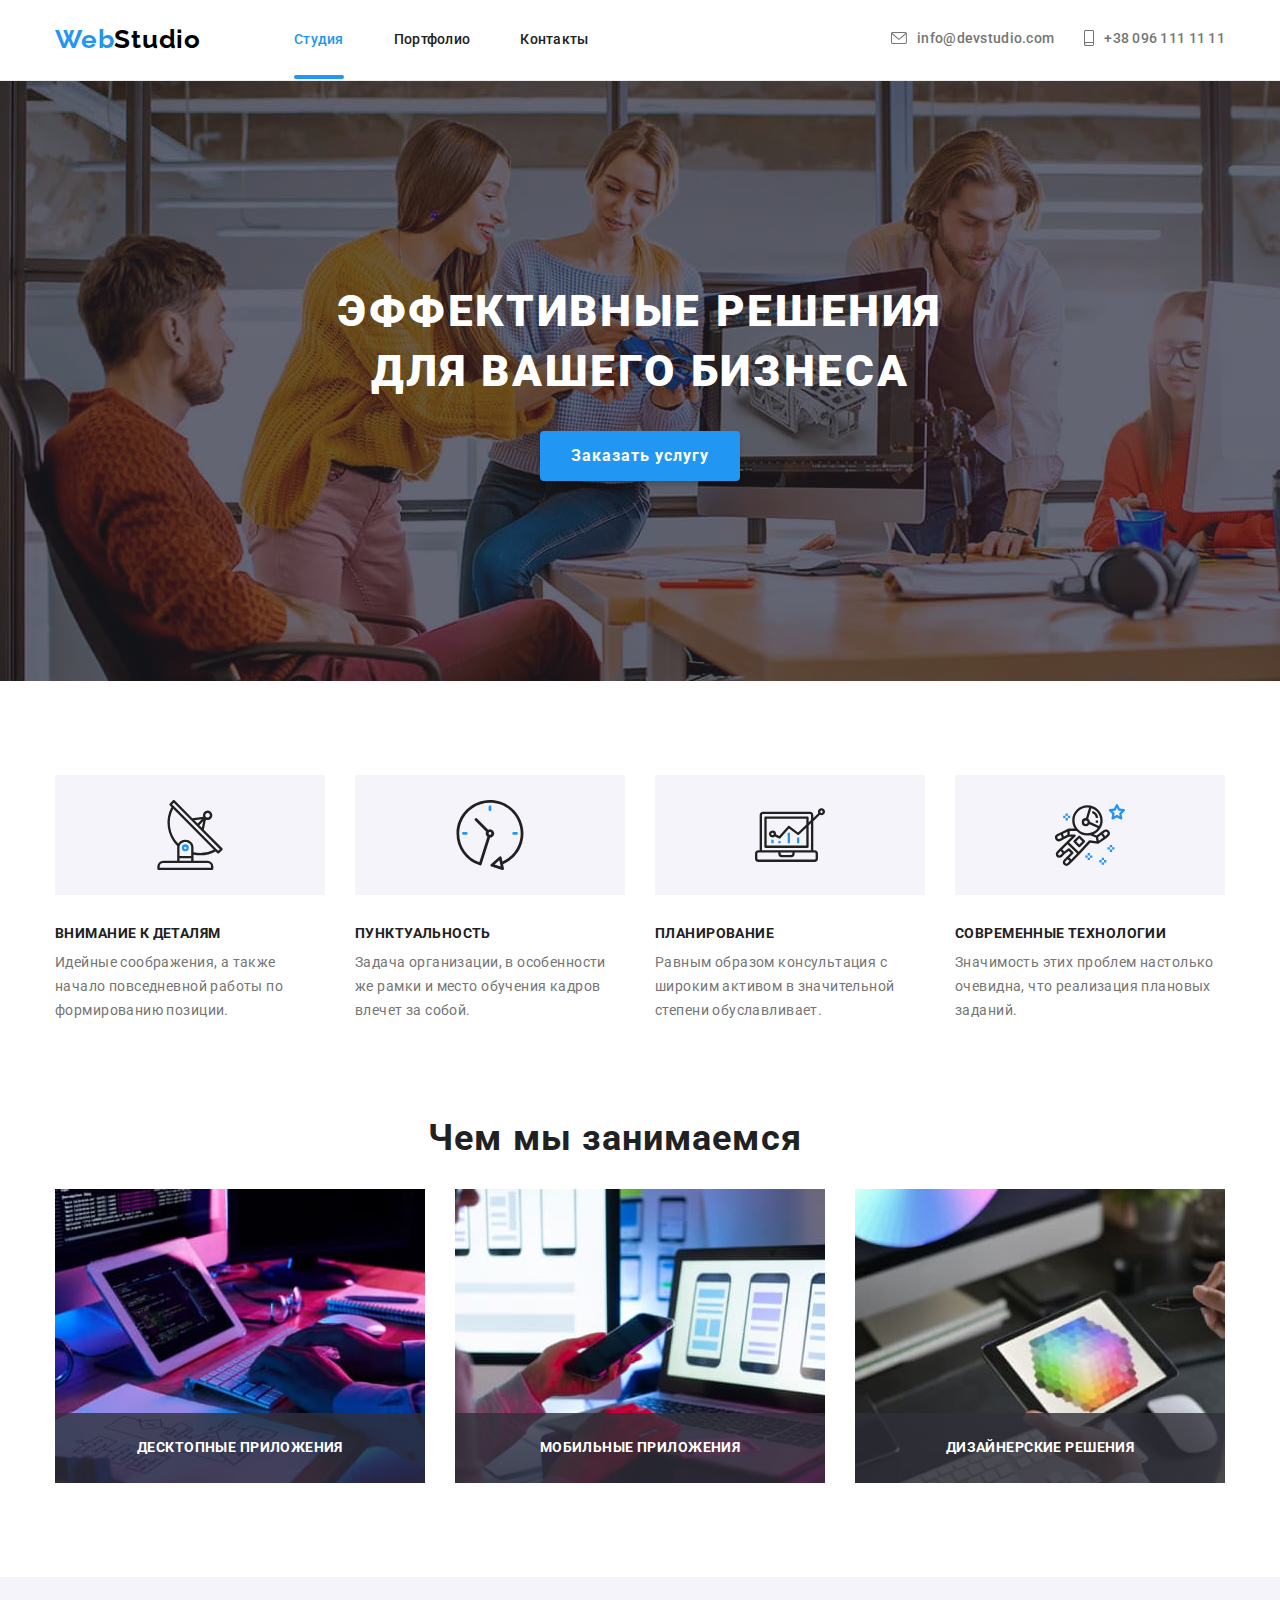
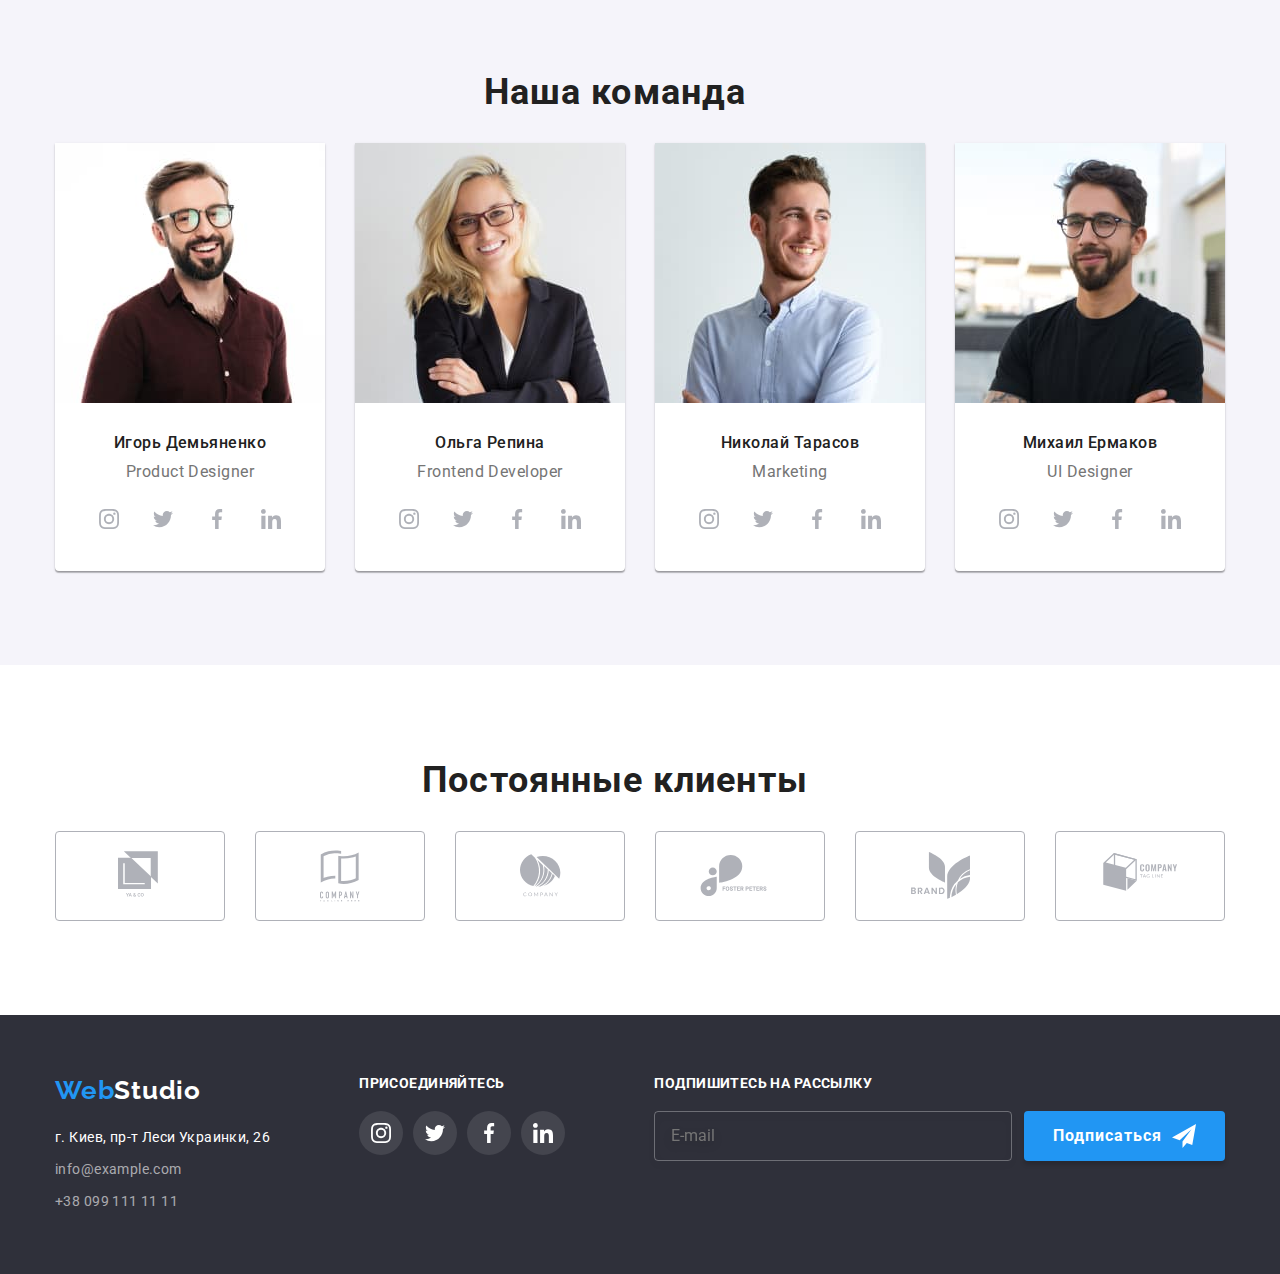
<file: index.html>
<!DOCTYPE html>
<html lang="ru">
  <head>
    <meta charset="UTF-8" />
    <meta name="viewport" content="width=device-width, initial-scale=1.0" />
    <title>Веб Студия</title>
    <link
      rel="stylesheet"
      href="https://cdnjs.cloudflare.com/ajax/libs/modern-normalize/1.0.0/modern-normalize.css"
    />
    <link
      href="https://fonts.googleapis.com/css2?family=Raleway:wght@700&family=Roboto:wght@400;500;700;900&display=swap"
      rel="stylesheet"
    />
    <link rel="stylesheet" href="./css/main.min.css" />
  </head>
  <body>
    <!-- HEADER -->
    <header class="header">
      <div class="container">
        <nav class="navigation">
          <a class="logo link" href="./index.html">
            <span class="logo-web">Web</span
            ><span class="logo-studio">Studio</span>
          </a>
          <button
            class="menu-btn is-open"
            type="button"
            aria-expanded="false"
            aria-controls="menu-container"
            data-menu-button
          >
            <svg
              width="40"
              height="40"
              aria-label="Переключатель мобильного меню"
            >
              <use
                class="icon-close"
                href="./images/sprite.svg#icon-menu-btn"
              ></use>
              <use
                class="icon-menu"
                href="./images/sprite.svg#icon-close-btn"
              ></use>
            </svg>
          </button>
          <div class="menu-container" id="menu-container" data-menu>
            <ul class="navigation-list list">
              <li class="navigation-list-item">
                <a
                  class="navigation-list-link link current-page"
                  href="./index.html"
                  >Студия</a
                >
              </li>
              <li class="navigation-list-item">
                <a class="navigation-list-link link" href="./portfolio.html"
                  >Портфолио</a
                >
              </li>
              <li class="navigation-list-item">
                <a class="navigation-list-link link" href="">Контакты</a>
              </li>
            </ul>
            <address class="address">
              <ul class="address-list list">
                <li class="address-list-item">
                  <a
                    class="address-list-link link"
                    href="mailto:info@devstudio.com"
                  >
                    <svg class="icon-address-svg" width="16" height="12">
                      <use href="./images/sprite.svg#icon-envelope"></use>
                    </svg>
                    info@devstudio.com</a
                  >
                </li>
                <li class="address-list-item">
                  <a class="address-list-link link" href="tel:+380961111111">
                    <svg class="icon-address-svg" width="10" height="16">
                      <use href="./images/sprite.svg#icon-tel"></use>
                    </svg>
                    +38 096 111 11 11</a
                  >
                </li>
              </ul>
            </address>
          </div>
        </nav>
      </div>
    </header>
    <main>
      <!-- HEROE -->
      <section class="heroe">
        <div class="container">
          <h1 class="heroe-title">Эффективные решения для вашего бизнеса</h1>
          <button class="button" type="button" data-modal-open>
            Заказать услугу
          </button>
        </div>
      </section>
      <!-- ADVANTAGES -->
      <section class="advantages">
        <div class="container">
          <h1 class="visually-hidden">Преимущества</h1>
          <ul class="advantages-list list">
            <li class="advantages-list-item icon-antenna">
              <h3 class="advantages-list-subtitle">Внимание к деталям</h3>
              <p class="advantages-list-description">
                Идейные соображения, а также начало повседневной работы по
                формированию позиции.
              </p>
            </li>
            <li class="advantages-list-item icon-clock">
              <h3 class="advantages-list-subtitle">Пунктуальность</h3>
              <p class="advantages-list-description">
                Задача организации, в особенности же рамки и место обучения
                кадров влечет за собой.
              </p>
            </li>
            <li class="advantages-list-item icon-diagram">
              <h3 class="advantages-list-subtitle">Планирование</h3>
              <p class="advantages-list-description">
                Равным образом консультация с широким активом в значительной
                степени обуславливает.
              </p>
            </li>
            <li class="advantages-list-item icon-astronaut">
              <h3 class="advantages-list-subtitle">Современные технологии</h3>
              <p class="advantages-list-description">
                Значимость этих проблем настолько очевидна, что реализация
                плановых заданий.
              </p>
            </li>
          </ul>
        </div>
      </section>
      <!-- SERVICES -->
      <section class="services">
        <div class="container">
          <h2 class="titles">Чем мы занимаемся</h2>
          <ul class="services-list list">
            <li class="services-list-item">
              <picture>
                <source
                  srcset="
                    ./images/services/service1.jpg     1x,
                    ./images//services/service1@2x.jpg 2x
                  "
                  media="(min-width: 1200px)"
                />
                <img
                  class="services-list-img"
                  src="./images/services/service1.jpg"
                  alt="Верстка сайтов"
                />
              </picture>
              <p class="services-list-description">Десктопные приложения</p>
            </li>
            <li class="services-list-item">
              <picture>
                <source
                  srcset="
                    ./images/services/service2.jpg    1x,
                    ./images/services/service2@2x.jpg 2x
                  "
                  media="(min-width: 1200px)"
                />
                <img
                  class="services-list-img"
                  src="./images/services/service2.jpg"
                  alt="Создание приложений"
                />
              </picture>
              <p class="services-list-description">Мобильные приложения</p>
            </li>
            <li class="services-list-item">
              <picture>
                <source
                  srcset="
                    ./images/services/service3.jpg    1x,
                    ./images/services/service3@2x.jpg 2x
                  "
                  media="(min-width: 1200px)"
                />
                <img
                  class="services-list-img"
                  src="./images/services/service3.jpg"
                  alt="Дизайн"
                />
              </picture>

              <p class="services-list-description">Дизайнерские решения</p>
            </li>
          </ul>
        </div>
      </section>
      <!-- TEAM -->
      <section class="team">
        <div class="container">
          <h2 class="titles">Наша команда</h2>
          <ul class="team-list list">
            <li class="team-list-item">
              <picture>
                <source
                  media="(min-width:1200px)"
                  srcset="
                    ./images/team/team1-desktop.jpg    1x,
                    ./images/team/team1-desktop@2x.jpg 2x
                  "
                />
                <source
                  media="(min-width:768px)"
                  srcset="
                    ./images/team/team1-tablet.jpg    1x,
                    ./images/team/team1-tablet@2x.jpg 2x
                  "
                />
                <source
                  media="(max-width:767px)"
                  srcset="
                    ./images/team/team1-mobile.jpg    1x,
                    ./images/team/team1-mobile@2x.jpg 2x
                  "
                />
                <img
                  class="team-list-img"
                  src="./images/team/team1-mobile.jpg"
                  alt="Игорь Демьяненко"
                />
              </picture>
              <div class="team-list-content">
                <h3 class="team-list-name">Игорь Демьяненко</h3>
                <p class="team-list-position" lang="en">Product Designer</p>
                <ul class="social-list list">
                  <li class="social-list-item">
                    <a class="social-list-link" href="">
                      <svg class="social-list-svg">
                        <use href="./images/sprite.svg#icon-instagram"></use>
                      </svg>
                    </a>
                  </li>
                  <li class="social-list-item">
                    <a class="social-list-link" href="">
                      <svg class="social-list-svg">
                        <use href="./images/sprite.svg#icon-twitter"></use>
                      </svg>
                    </a>
                  </li>
                  <li class="social-list-item">
                    <a class="social-list-link" href="">
                      <svg class="social-list-svg">
                        <use href="./images/sprite.svg#icon-facebook"></use>
                      </svg>
                    </a>
                  </li>
                  <li class="social-list-item">
                    <a class="social-list-link" href="">
                      <svg class="social-list-svg">
                        <use href="./images/sprite.svg#icon-linkedin"></use>
                      </svg>
                    </a>
                  </li>
                </ul>
              </div>
            </li>
            <li class="team-list-item">
              <picture>
                <source
                  media="(min-width:1200px)"
                  srcset="
                    ./images/team/team2-desktop.jpg    1x,
                    ./images/team/team2-desktop@2x.jpg 2x
                  "
                />
                <source
                  media="(min-width:768px)"
                  srcset="
                    ./images/team/team2-tablet.jpg    1x,
                    ./images/team/team2-tablet@2x.jpg 2x
                  "
                />
                <source
                  media="(max-width:767px)"
                  srcset="
                    ./images/team/team2-mobile.jpg    1x,
                    ./images/team/team2-mobile@2x.jpg 2x
                  "
                />
                <img
                  class="team-list-img"
                  src="./images/team/team2-desktop.jpg"
                  alt="Ольга Репина"
                />
              </picture>
              <div class="team-list-content">
                <h3 class="team-list-name">Ольга Репина</h3>
                <p class="team-list-position" lang="en">Frontend Developer</p>
                <ul class="social-list list">
                  <li class="social-list-item">
                    <a class="social-list-link" href="">
                      <svg class="social-list-svg">
                        <use href="./images/sprite.svg#icon-instagram"></use>
                      </svg>
                    </a>
                  </li>
                  <li class="social-list-item">
                    <a class="social-list-link" href="">
                      <svg class="social-list-svg">
                        <use href="./images/sprite.svg#icon-twitter"></use>
                      </svg>
                    </a>
                  </li>
                  <li class="social-list-item">
                    <a class="social-list-link" href="">
                      <svg class="social-list-svg">
                        <use href="./images/sprite.svg#icon-facebook"></use>
                      </svg>
                    </a>
                  </li>
                  <li class="social-list-item">
                    <a class="social-list-link" href="">
                      <svg class="social-list-svg">
                        <use href="./images/sprite.svg#icon-linkedin"></use>
                      </svg>
                    </a>
                  </li>
                </ul>
              </div>
            </li>
            <li class="team-list-item">
              <picture>
                <source
                  media="(min-width:1200px)"
                  srcset="
                    ./images/team/team3-desktop.jpg    1x,
                    ./images/team/team3-desktop@2x.jpg 2x
                  "
                />
                <source
                  media="(min-width:768px)"
                  srcset="
                    ./images/team/team3-tablet.jpg    1x,
                    ./images/team/team3-tablet@2x.jpg 2x
                  "
                />
                <source
                  media="(max-width:767px)"
                  srcset="
                    ./images/team/team3-mobile.jpg    1x,
                    ./images/team/team3-mobile@2x.jpg 2x
                  "
                />
                <img
                  class="team-list-img"
                  src="./images/team/team3-mobile.jpg"
                  alt="Николай Тарасов"
                />
              </picture>
              <div class="team-list-content">
                <h3 class="team-list-name">Николай Тарасов</h3>
                <p class="team-list-position" lang="en">Marketing</p>
                <ul class="social-list list">
                  <li class="social-list-item">
                    <a class="social-list-link" href="">
                      <svg class="social-list-svg">
                        <use href="./images/sprite.svg#icon-instagram"></use>
                      </svg>
                    </a>
                  </li>
                  <li class="social-list-item">
                    <a class="social-list-link" href="">
                      <svg class="social-list-svg">
                        <use href="./images/sprite.svg#icon-twitter"></use>
                      </svg>
                    </a>
                  </li>
                  <li class="social-list-item">
                    <a class="social-list-link" href="">
                      <svg class="social-list-svg">
                        <use href="./images/sprite.svg#icon-facebook"></use>
                      </svg>
                    </a>
                  </li>
                  <li class="social-list-item">
                    <a class="social-list-link" href="">
                      <svg class="social-list-svg">
                        <use href="./images/sprite.svg#icon-linkedin"></use>
                      </svg>
                    </a>
                  </li>
                </ul>
              </div>
            </li>
            <li class="team-list-item">
              <picture>
                <source
                  media="(min-width:1200px)"
                  srcset="
                    ./images/team/team4-desktop.jpg    1x,
                    ./images/team/team4-desktop@2x.jpg 2x
                  "
                />
                <source
                  media="(min-width:768px)"
                  srcset="
                    ./images/team/team4-tablet.jpg    1x,
                    ./images/team/team4-tablet@2x.jpg 2x
                  "
                />
                <source
                  media="(max-width:767px)"
                  srcset="
                    ./images/team/team4-mobile.jpg    1x,
                    ./images/team/team4-mobile@2x.jpg 2x
                  "
                />
                <img
                  class="team-list-img"
                  src="./images/team/team4-mobile.jpg"
                  alt="Михаил Ермаков"
                />
              </picture>
              <div class="team-list-content">
                <h3 class="team-list-name">Михаил Ермаков</h3>
                <p class="team-list-position" lang="en">UI Designer</p>
                <ul class="social-list list">
                  <li class="social-list-item">
                    <a class="social-list-link" href="">
                      <svg class="social-list-svg">
                        <use href="./images/sprite.svg#icon-instagram"></use>
                      </svg>
                    </a>
                  </li>
                  <li class="social-list-item">
                    <a class="social-list-link" href="">
                      <svg class="social-list-svg">
                        <use href="./images/sprite.svg#icon-twitter"></use>
                      </svg>
                    </a>
                  </li>
                  <li class="social-list-item">
                    <a class="social-list-link" href="">
                      <svg class="social-list-svg">
                        <use href="./images/sprite.svg#icon-facebook"></use>
                      </svg>
                    </a>
                  </li>
                  <li class="social-list-item">
                    <a class="social-list-link" href="">
                      <svg class="social-list-svg">
                        <use href="./images/sprite.svg#icon-linkedin"></use>
                      </svg>
                    </a>
                  </li>
                </ul>
              </div>
            </li>
          </ul>
        </div>
      </section>
      <!--CLIENTS-->
      <section class="clients">
        <div class="container">
          <h2 class="titles">Постоянные клиенты</h2>
          <ul class="clients-list list">
            <li class="clients-list-item">
              <a class="clients-list-link" href="">
                <svg class="clients-list-svg" width="44px" height="49px">
                  <use href="./images/sprite.svg#icon-logo1"></use>
                </svg>
              </a>
            </li>
            <li class="clients-list-item">
              <a class="clients-list-link" href="">
                <svg class="clients-list-svg" width="40px" height="52px">
                  <use href="./images/sprite.svg#icon-logo2"></use>
                </svg>
              </a>
            </li>
            <li class="clients-list-item">
              <a class="clients-list-link" href="">
                <svg class="clients-list-svg" width="41px" height="43px">
                  <use href="./images/sprite.svg#icon-logo3"></use>
                </svg>
              </a>
            </li>
            <li class="clients-list-item">
              <a class="clients-list-link" href="">
                <svg class="clients-list-svg" width="80px" height="42px">
                  <use href="./images/sprite.svg#icon-logo4"></use>
                </svg>
              </a>
            </li>
            <li class="clients-list-item">
              <a class="clients-list-link" href="">
                <svg class="clients-list-svg" width="59px" height="47px">
                  <use href="./images/sprite.svg#icon-logo5"></use>
                </svg>
              </a>
            </li>
            <li class="clients-list-item">
              <a class="clients-list-link" href="">
                <svg class="clients-list-svg" width="88px" height="45px">
                  <use href="./images/sprite.svg#icon-logo6"></use>
                </svg>
              </a>
            </li>
          </ul>
        </div>
      </section>
    </main>
    <footer class="footer">
      <div class="container">
        <div class="contact-info">
          <a class="logo link" href="./index.html">
            <span class="logo-web">Web</span
            ><span class="logo-studio">Studio</span>
          </a>
          <address>
            <ul class="footer-list list">
              <li class="footer-list-item">
                <a
                  class="footer-list-street link"
                  href="https://goo.gl/maps/fSy8jkSL7DDg4AmL8"
                  target="_blank"
                  >г. Киев, пр-т Леси Украинки, 26</a
                >
              </li>
              <li class="footer-list-item">
                <a class="footer-list-link link" href="mailto:info@example.com"
                  >info@example.com</a
                >
              </li>
              <li class="footer-list-item">
                <a class="footer-list-link link" href="tel:+380991111111"
                  >+38 099 111 11 11</a
                >
              </li>
            </ul>
          </address>
        </div>
        <div class="social-links">
          <p class="footer-subtitle">присоединяйтесь</p>
          <ul class="social-list list">
            <li class="social-list-item">
              <a class="social-list-link" href="">
                <svg class="social-list-svg">
                  <use href="./images/sprite.svg#icon-instagram"></use>
                </svg>
              </a>
            </li>
            <li class="social-list-item">
              <a class="social-list-link" href="">
                <svg class="social-list-svg">
                  <use href="./images/sprite.svg#icon-twitter"></use>
                </svg>
              </a>
            </li>
            <li class="social-list-item">
              <a class="social-list-link" href="">
                <svg class="social-list-svg">
                  <use href="./images/sprite.svg#icon-facebook"></use>
                </svg>
              </a>
            </li>
            <li class="social-list-item">
              <a class="social-list-link" href="">
                <svg class="social-list-svg">
                  <use href="./images/sprite.svg#icon-linkedin"></use>
                </svg>
              </a>
            </li>
          </ul>
        </div>
        <div class="newsletter">
          <p class="footer-subtitle">Подпишитесь на рассылку</p>
          <form class="newsletter-form">
            <label class="newsletter-input">
              <input
                type="email"
                class="footer-input"
                name="mail"
                placeholder="E-mail"
              />
            </label>
            <button type="submit" class="button">
              Подписаться
              <svg class="newsletter-svg">
                <use href="./images/sprite.svg#icon-send"></use>
              </svg>
            </button>
          </form>
        </div>
      </div>
    </footer>
    <div class="backdrop is-hidden" data-modal>
      <div class="modal">
        <button type="button" class="close-btn" data-modal-close>
          <svg class="close-btn-svg">
            <use href="./images/sprite.svg#icon-close"></use>
          </svg>
        </button>
        <h2 class="modal-title">Оставьте свои данные, мы вам перезвоним</h2>
        <form action="#" class="modal-form">
          <label class="modal-field">
            Имя
            <span class="modal-form-field-wrapper">
              <input type="text" class="modal-input" name="name" required />
              <svg class="modal-form-icon">
                <use href="./images/sprite.svg#icon-name"></use>
              </svg>
            </span>
          </label>
          <label class="modal-field">
            Телефон
            <span class="modal-form-field-wrapper">
              <input type="tel" class="modal-input" name="tel" required />
              <svg class="modal-form-icon">
                <use href="./images/sprite.svg#icon-phone"></use>
              </svg>
            </span>
          </label>
          <label class="modal-field">
            Почта
            <span class="modal-form-field-wrapper">
              <input type="email" class="modal-input" name="email" required />
              <svg class="modal-form-icon">
                <use href="./images/sprite.svg#icon-email"></use>
              </svg>
            </span>
          </label>
          <label class="modal-field modal-field_message">
            Комментарий
            <textarea
              name="message"
              class="textarea"
              placeholder="Введите текст"
            ></textarea>
          </label>
          <label for="check-policy" class="check-policy-label">
            <input
              type="checkbox"
              class="modal-form-policy visually-hidden"
              id="check-policy"
              name="user-policy"
              value="accept-policy"
            />
            <span class="icon"></span
            ><span
              >Соглашаюсь с рассылкой и принимаю&nbsp;
              <a class="modal-form-link" href="#">Условия договора</a></span
            >
          </label>
          <button type="submit" class="button">Отправить</button>
        </form>
      </div>
    </div>
    <script src="./js/modal.js"></script>
    <script src="./js/menu.js"></script>
  </body>
</html>
</file>
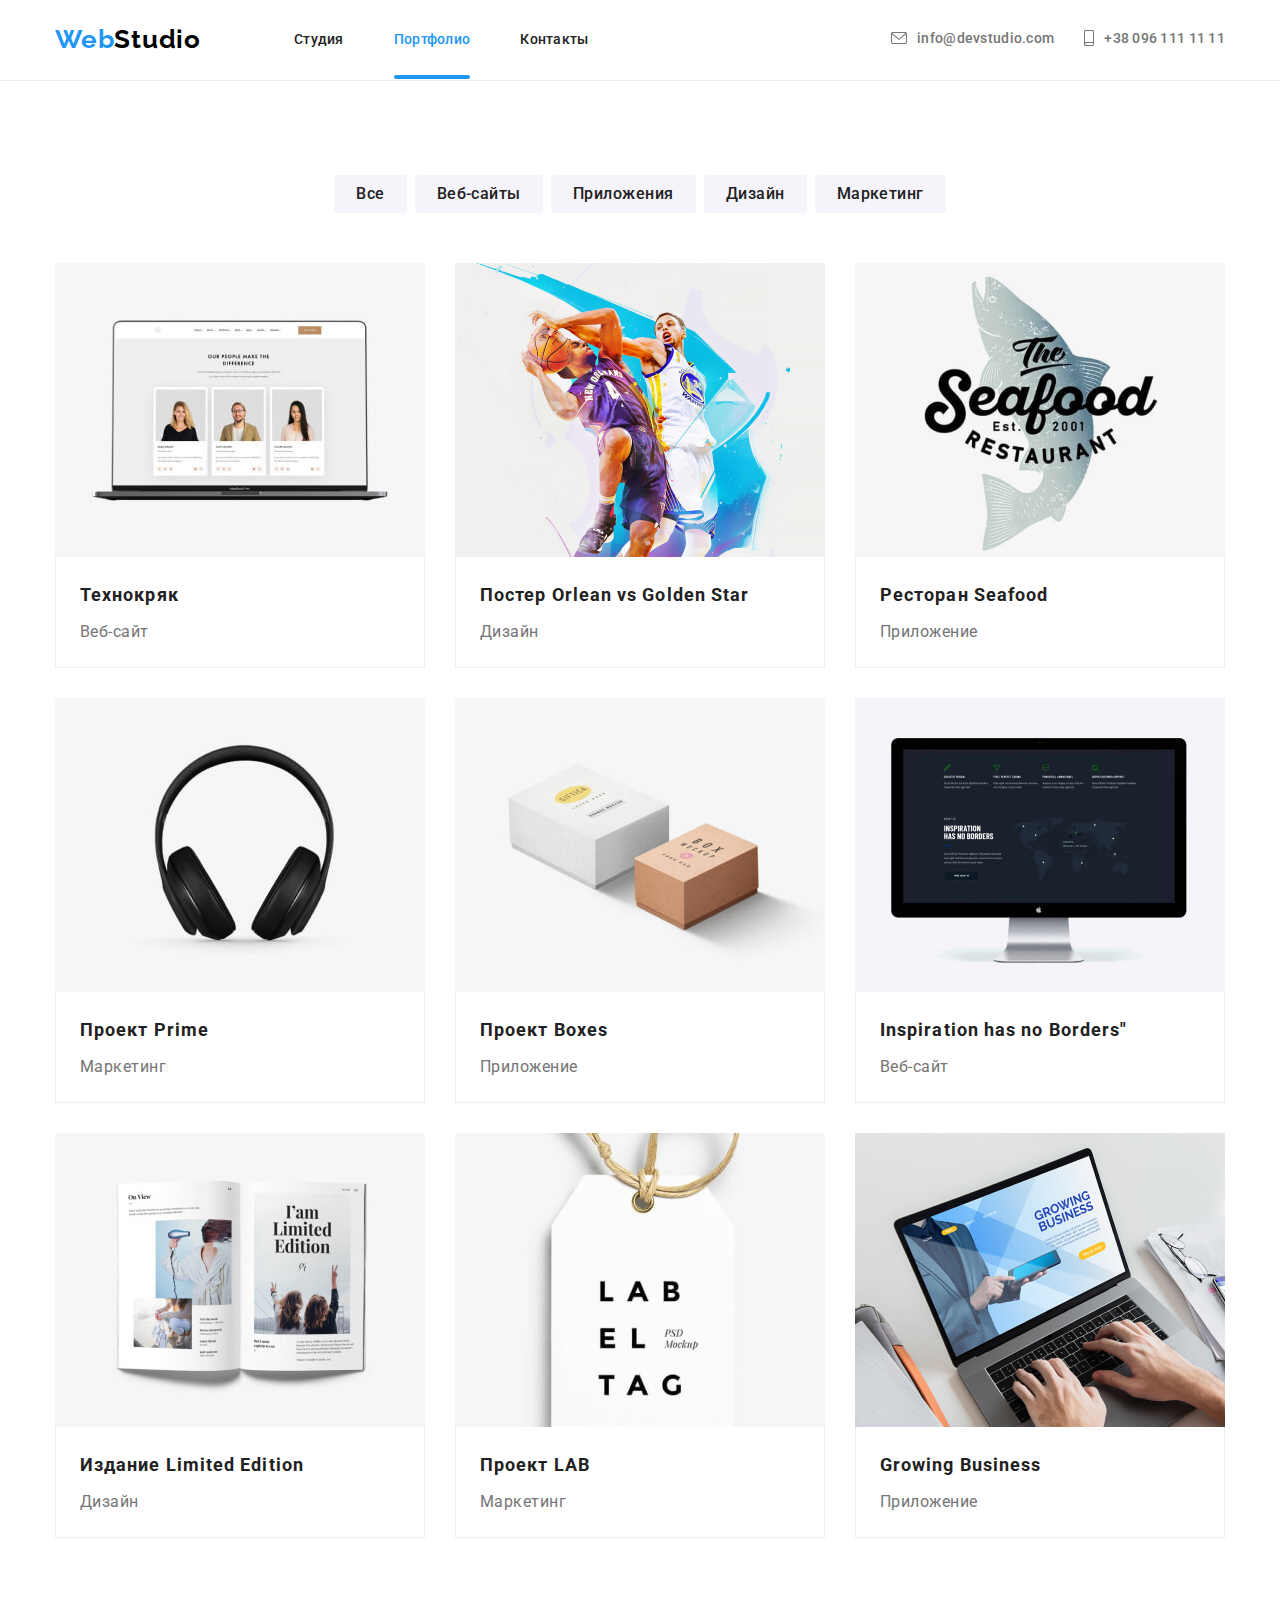
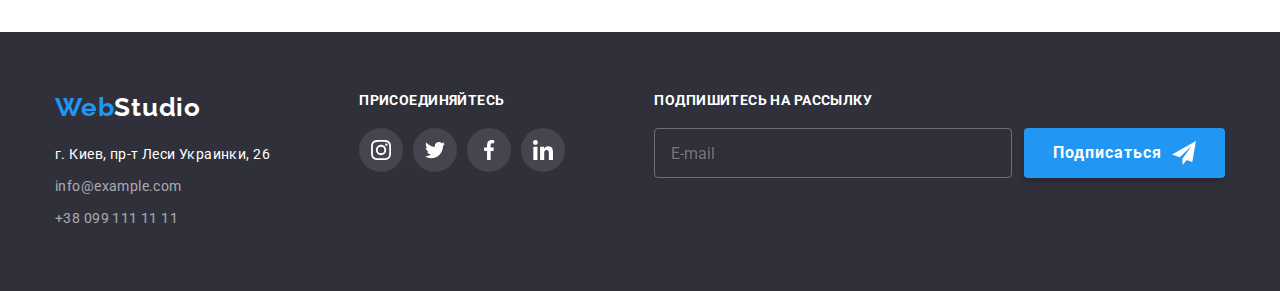
<file: portfolio.html>
<!DOCTYPE html>
<html lang="ru">
  <head>
    <meta charset="UTF-8" />
    <meta name="viewport" content="width=device-width, initial-scale=1.0" />
    <title>Веб Студия</title>
    <link
      rel="stylesheet"
      href="https://cdnjs.cloudflare.com/ajax/libs/modern-normalize/1.0.0/modern-normalize.css"
    />
    <link
      href="https://fonts.googleapis.com/css2?family=Raleway:wght@700&family=Roboto:wght@400;500;700;900&display=swap"
      rel="stylesheet"
    />
    <link rel="stylesheet" href="./css/portfolio.min.css" />
  </head>
  <body>
    <!-- HEADER -->
    <header class="header">
      <div class="container">
        <nav class="navigation">
          <a class="logo link" href="./index.html">
            <span class="logo-web">Web</span
            ><span class="logo-studio">Studio</span>
          </a>
          <button
            class="menu-btn is-open"
            type="button"
            aria-expanded="false"
            aria-controls="menu-container"
            data-menu-button
          >
            <svg
              width="40"
              height="40"
              aria-label="Переключатель мобильного меню"
            >
              <use
                class="icon-close"
                href="./images/sprite.svg#icon-menu-btn"
              ></use>
              <use
                class="icon-menu"
                href="./images/sprite.svg#icon-close-btn"
              ></use>
            </svg>
          </button>
          <div class="menu-container" id="menu-container" data-menu>
            <ul class="navigation-list list">
              <li class="navigation-list-item">
                <a class="navigation-list-link link" href="./index.html"
                  >Студия</a
                >
              </li>
              <li class="navigation-list-item">
                <a
                  class="navigation-list-link link current-page"
                  href="./portfolio.html"
                  >Портфолио</a
                >
              </li>
              <li class="navigation-list-item">
                <a class="navigation-list-link link" href="">Контакты</a>
              </li>
            </ul>
            <address class="address">
              <ul class="address-list list">
                <li class="address-list-item">
                  <a
                    class="address-list-link link"
                    href="mailto:info@devstudio.com"
                  >
                    <svg class="icon-address-svg icon-address-svg-mail">
                      <use href="./images/sprite.svg#icon-envelope"></use>
                    </svg>
                    info@devstudio.com</a
                  >
                </li>
                <li class="address-list-item">
                  <a class="address-list-link link" href="tel:+380961111111">
                    <svg class="icon-address-svg icon-address-svg-tel">
                      <use href="./images/sprite.svg#icon-tel"></use>
                    </svg>
                    +38 096 111 11 11</a
                  >
                </li>
              </ul>
            </address>
          </div>
        </nav>
      </div>
    </header>
    <main>
      <section class="portfolio">
        <h1 class="visually-hidden">Works</h1>
        <div class="container">
          <ul class="portfolio-nav-list list">
            <li class="portfolio-nav-list-item">
              <button class="portfolio-btn" type="button">Все</button>
            </li>
            <li class="portfolio-nav-list-item">
              <button class="portfolio-btn" type="button">Веб-сайты</button>
            </li>
            <li class="portfolio-nav-list-item">
              <button class="portfolio-btn" type="button">Приложения</button>
            </li>
            <li class="portfolio-nav-list-item">
              <button class="portfolio-btn" type="button">Дизайн</button>
            </li>
            <li class="portfolio-nav-list-item">
              <button class="portfolio-btn" type="button">Маркетинг</button>
            </li>
          </ul>
          <ul class="portfolio-examples list">
            <li class="portfolio-examples-item">
              <a href="" class="link">
                <div class="examples-wrapper">
                  <picture>
                    <source
                      media="(min-width: 1200px)"
                      srcset="
                        ./images/works/work1-desktop.jpg    1x,
                        ./images/works/work1-desktop@2x.jpg 2x
                      "
                    />
                    <source
                      media="(min-width: 768px)"
                      srcset="
                        ./images/works/work1-tablet.jpg    1x,
                        ./images/works/work1-tablet@2x.jpg 2x
                      "
                    />
                    <source
                      media="(max-width: 767px)"
                      srcset="
                        ./images/works/work1-mobile.jpg    1x,
                        ./images/works/work1-mobile@2x.jpg 2x
                      "
                    />

                    <img
                      class="portfolio-examples-img"
                      src="./images/works/work1.jpg"
                      alt="Веб-сайт Технокряк"
                    />
                  </picture>
                  <p class="overlay">
                    Технокряк это современная площадка распространения
                    коронавируса. Компании используют эту платформу для
                    цифрового шпионажа и атак на защищённые сервера конкурентов.
                  </p>
                </div>
                <div class="portfolio-examples-content">
                  <h2 class="portfolio-examples-name">Технокряк</h2>
                  <p class="portfolio-examples-description">Веб-сайт</p>
                </div>
              </a>
            </li>
            <li class="portfolio-examples-item">
              <a href="" class="link">
                <div class="examples-wrapper">
                  <picture>
                    <source
                      media="(min-width: 1200px)"
                      srcset="
                        ./images/works/work2-desktop.jpg    1x,
                        ./images/works/work2-desktop@2x.jpg 2x
                      "
                    />
                    <source
                      media="(min-width: 768px)"
                      srcset="
                        ./images/works/work2-tablet.jpg    1x,
                        ./images/works/work2-tablet@2x.jpg 2x
                      "
                    />
                    <source
                      media="(max-width: 767px)"
                      srcset="
                        ./images/works/work2-mobile.jpg    1x,
                        ./images/works/work2-mobile@2x.jpg 2x
                      "
                    />
                    <img
                      class="portfolio-examples-img"
                      src="./images/works/work2.jpg"
                      alt="Дизайн Постер New Orlean vs Golden Star"
                    />
                  </picture>
                  <p class="overlay">
                    Технокряк это современная площадка распространения
                    коронавируса. Компании используют эту платформу для
                    цифрового шпионажа и атак на защищённые сервера конкурентов.
                  </p>
                </div>
                <div class="portfolio-examples-content">
                  <h2 class="portfolio-examples-name">
                    Постер <span lang="en">Orlean vs Golden Star</span>
                  </h2>
                  <p class="portfolio-examples-description">Дизайн</p>
                </div>
              </a>
            </li>
            <li class="portfolio-examples-item">
              <a href="" class="link">
                <div class="examples-wrapper">
                  <picture>
                    <source
                      media="(min-width: 1200px)"
                      srcset="
                        ./images/works/work3-desktop.jpg    1x,
                        ./images/works/work3-desktop@2x.jpg 2x
                      "
                    />
                    <source
                      media="(min-width: 768px)"
                      srcset="
                        ./images/works/work3-tablet.jpg    1x,
                        ./images/works/work3-tablet@2x.jpg 2x
                      "
                    />
                    <source
                      media="(max-width: 767px)"
                      srcset="
                        ./images/works/work3-mobile.jpg    1x,
                        ./images/works/work3-mobile@2x.jpg 2x
                      "
                    />
                    <img
                      class="portfolio-examples-img"
                      src="./images/works/work3.jpg"
                      alt="Приложение Ресторан Seafood"
                    />
                  </picture>
                  <p class="overlay">
                    Технокряк это современная площадка распространения
                    коронавируса. Компании используют эту платформу для
                    цифрового шпионажа и атак на защищённые сервера конкурентов.
                  </p>
                </div>
                <div class="portfolio-examples-content">
                  <h2 class="portfolio-examples-name">
                    Ресторан <span lang="en">Seafood</span>
                  </h2>
                  <p class="portfolio-examples-description">Приложение</p>
                </div>
              </a>
            </li>
            <li class="portfolio-examples-item">
              <a href="" class="link">
                <div class="examples-wrapper">
                  <picture>
                    <source
                      media="(min-width: 1200px)"
                      srcset="
                        ./images/works/work4-desktop.jpg    1x,
                        ./images/works/work4-desktop@2x.jpg 2x
                      "
                    />
                    <source
                      media="(min-width: 768px)"
                      srcset="
                        ./images/works/work4-tablet.jpg    1x,
                        ./images/works/work4-tablet@2x.jpg 2x
                      "
                    />
                    <source
                      media="(max-width: 767px)"
                      srcset="
                        ./images/works/work4-mobile.jpg    1x,
                        ./images/works/work4-mobile@2x.jpg 2x
                      "
                    />
                    <img
                      class="portfolio-examples-img"
                      src="./images/works/work4.jpg"
                      alt="Маркетинг Проект Prime"
                    />
                  </picture>
                  <p class="overlay">
                    Технокряк это современная площадка распространения
                    коронавируса. Компании используют эту платформу для
                    цифрового шпионажа и атак на защищённые сервера конкурентов.
                  </p>
                </div>
                <div class="portfolio-examples-content">
                  <h2 class="portfolio-examples-name">
                    Проект <span lang="en">Prime</span>
                  </h2>
                  <p class="portfolio-examples-description">Маркетинг</p>
                </div>
              </a>
            </li>
            <li class="portfolio-examples-item">
              <a href="" class="link">
                <div class="examples-wrapper">
                  <picture>
                    <source
                      media="(min-width: 1200px)"
                      srcset="
                        ./images/works/work5-desktop.jpg    1x,
                        ./images/works/work5-desktop@2x.jpg 2x
                      "
                    />
                    <source
                      media="(min-width: 768px)"
                      srcset="
                        ./images/works/work5-tablet.jpg    1x,
                        ./images/works/work5-tablet@2x.jpg 2x
                      "
                    />
                    <source
                      media="(max-width: 767px)"
                      srcset="
                        ./images/works/work5-mobile.jpg    1x,
                        ./images/works/work5-mobile@2x.jpg 2x
                      "
                    />
                    <img
                      class="portfolio-examples-img"
                      src="./images/works/work5.jpg"
                      alt="Приложение Проект Boxes"
                    />
                  </picture>
                  <p class="overlay">
                    Технокряк это современная площадка распространения
                    коронавируса. Компании используют эту платформу для
                    цифрового шпионажа и атак на защищённые сервера конкурентов.
                  </p>
                </div>
                <div class="portfolio-examples-content">
                  <h2 class="portfolio-examples-name">Проект Boxes</h2>
                  <p class="portfolio-examples-description">Приложение</p>
                </div>
              </a>
            </li>
            <li class="portfolio-examples-item">
              <a href="" class="link">
                <div class="examples-wrapper">
                  <picture>
                    <source
                      media="(min-width: 1200px)"
                      srcset="
                        ./images/works/work6-desktop.jpg    1x,
                        ./images/works/work6-desktop@2x.jpg 2x
                      "
                    />
                    <source
                      media="(min-width: 768px)"
                      srcset="
                        ./images/works/work6-tablet.jpg    1x,
                        ./images/works/work6-tablet@2x.jpg 2x
                      "
                    />
                    <source
                      media="(max-width: 767px)"
                      srcset="
                        ./images/works/work6-mobile.jpg    1x,
                        ./images/works/work6-mobile@2x.jpg 2x
                      "
                    />
                    <img
                      class="portfolio-examples-img"
                      src="./images/works/work6.jpg"
                      alt="Веб-сайт Inspiration has no Borders"
                    />
                  </picture>

                  <p class="overlay">
                    Технокряк это современная площадка распространения
                    коронавируса. Компании используют эту платформу для
                    цифрового шпионажа и атак на защищённые сервера конкурентов.
                  </p>
                </div>
                <div class="portfolio-examples-content">
                  <h2 class="portfolio-examples-name">
                    Inspiration has no Borders"
                  </h2>
                  <p class="portfolio-examples-description">Веб-сайт</p>
                </div>
              </a>
            </li>
            <li class="portfolio-examples-item">
              <a href="" class="link">
                <div class="examples-wrapper">
                  <picture>
                    <source
                      media="(min-width: 1200px)"
                      srcset="
                        ./images/works/work7-desktop.jpg    1x,
                        ./images/works/work7-desktop@2x.jpg 2x
                      "
                    />
                    <source
                      media="(min-width: 768px)"
                      srcset="
                        ./images/works/work7-tablet.jpg    1x,
                        ./images/works/work7-tablet@2x.jpg 2x
                      "
                    />
                    <source
                      media="(max-width: 767px)"
                      srcset="
                        ./images/works/work7-mobile.jpg    1x,
                        ./images/works/work7-mobile@2x.jpg 2x
                      "
                    />
                    <img
                      class="portfolio-examples-img"
                      src="./images/works/work7.jpg"
                      alt="Дизайн Издание Limited
                    Edition"
                    />
                  </picture>
                  <p class="overlay">
                    Технокряк это современная площадка распространения
                    коронавируса. Компании используют эту платформу для
                    цифрового шпионажа и атак на защищённые сервера конкурентов.
                  </p>
                </div>
                <div class="portfolio-examples-content">
                  <h2 class="portfolio-examples-name">
                    Издание <span lang="en">Limited Edition</span>
                  </h2>
                  <p class="portfolio-examples-description">Дизайн</p>
                </div>
              </a>
            </li>
            <li class="portfolio-examples-item">
              <a href="" class="link">
                <div class="examples-wrapper">
                  <picture>
                    <source
                      media="(min-width: 1200px)"
                      srcset="
                        ./images/works/work8-desktop.jpg    1x,
                        ./images/works/work8-desktop@2x.jpg 2x
                      "
                    />
                    <source
                      media="(min-width: 768px)"
                      srcset="
                        ./images/works/work8-tablet.jpg    1x,
                        ./images/works/work8-tablet@2x.jpg 2x
                      "
                    />
                    <source
                      media="(max-width: 767px)"
                      srcset="
                        ./images/works/work8-mobile.jpg    1x,
                        ./images/works/work8-mobile@2x.jpg 2x
                      "
                    />
                    <img
                      class="portfolio-examples-img"
                      src="./images/works/work8.jpg"
                      alt="Маркетинг Проект LAB"
                    />
                  </picture>

                  <p class="overlay">
                    Технокряк это современная площадка распространения
                    коронавируса. Компании используют эту платформу для
                    цифрового шпионажа и атак на защищённые сервера конкурентов.
                  </p>
                </div>
                <div class="portfolio-examples-content">
                  <h2 class="portfolio-examples-name">
                    Проект <span lang="en">LAB</span>
                  </h2>
                  <p class="portfolio-examples-description">Маркетинг</p>
                </div>
              </a>
            </li>
            <li class="portfolio-examples-item">
              <a href="" class="link">
                <div class="examples-wrapper">
                  <picture>
                    <source
                      media="(min-width: 1200px)"
                      srcset="
                        ./images/works/work9-desktop.jpg    1x,
                        ./images/works/work9-desktop@2x.jpg 2x
                      "
                    />
                    <source
                      media="(min-width: 768px)"
                      srcset="
                        ./images/works/work9-tablet.jpg    1x,
                        ./images/works/work9-tablet@2x.jpg 2x
                      "
                    />
                    <source
                      media="(max-width: 767px)"
                      srcset="
                        ./images/works/work9-mobile.jpg    1x,
                        ./images/works/work9-mobile@2x.jpg 2x
                      "
                    />
                    <img
                      class="portfolio-examples-img"
                      src="./images/works/work9.jpg"
                      alt="Приложение Growing Business"
                    />
                  </picture>

                  <p class="overlay">
                    Технокряк это современная площадка распространения
                    коронавируса. Компании используют эту платформу для
                    цифрового шпионажа и атак на защищённые сервера конкурентов.
                  </p>
                </div>
                <div class="portfolio-examples-content">
                  <h2 class="portfolio-examples-name" lang="en">
                    Growing Business
                  </h2>
                  <p class="portfolio-examples-description">Приложение</p>
                </div>
              </a>
            </li>
          </ul>
        </div>
      </section>
    </main>
    <footer class="footer">
      <div class="container">
        <div class="contact-info">
          <a class="logo link" href="./index.html">
            <span class="logo-web">Web</span
            ><span class="logo-studio">Studio</span>
          </a>
          <address>
            <ul class="footer-list list">
              <li class="footer-list-item">
                <a
                  class="footer-list-street link"
                  href="https://goo.gl/maps/fSy8jkSL7DDg4AmL8"
                  target="_blank"
                  >г. Киев, пр-т Леси Украинки, 26</a
                >
              </li>
              <li class="footer-list-item">
                <a class="footer-list-link link" href="mailto:info@example.com"
                  >info@example.com</a
                >
              </li>
              <li class="footer-list-item">
                <a class="footer-list-link link" href="tel:+380991111111"
                  >+38 099 111 11 11</a
                >
              </li>
            </ul>
          </address>
        </div>
        <div class="social-links">
          <p class="footer-subtitle">присоединяйтесь</p>
          <ul class="social-list list">
            <li class="social-list-item">
              <a class="social-list-link" href="">
                <svg class="social-list-svg">
                  <use href="./images/sprite.svg#icon-instagram"></use>
                </svg>
              </a>
            </li>
            <li class="social-list-item">
              <a class="social-list-link" href="">
                <svg class="social-list-svg">
                  <use href="./images/sprite.svg#icon-twitter"></use>
                </svg>
              </a>
            </li>
            <li class="social-list-item">
              <a class="social-list-link" href="">
                <svg class="social-list-svg">
                  <use href="./images/sprite.svg#icon-facebook"></use>
                </svg>
              </a>
            </li>
            <li class="social-list-item">
              <a class="social-list-link" href="">
                <svg class="social-list-svg">
                  <use href="./images/sprite.svg#icon-linkedin"></use>
                </svg>
              </a>
            </li>
          </ul>
        </div>
        <div class="newsletter">
          <p class="footer-subtitle">Подпишитесь на рассылку</p>
          <form class="newsletter-form">
            <label class="newsletter-input">
              <input
                type="email"
                class="footer-input"
                name="mail"
                placeholder="E-mail"
              />
            </label>
            <button type="submit" class="button">
              Подписаться
              <svg class="newsletter-svg">
                <use href="./images/sprite.svg#icon-send"></use>
              </svg>
            </button>
          </form>
        </div>
      </div>
    </footer>
    <script src="./js/menu.js"></script>
  </body>
</html>
</file>
<file: css/main.min.css>
.visually-hidden{position:absolute !important;clip:rect(1px 1px 1px 1px);clip:rect(1px, 1px, 1px, 1px);padding:0 !important;border:0 !important;height:1px !important;width:1px !important;overflow:hidden}*,*::before,*::after{margin:0;padding:0}body{font-family:"Roboto",san-serif;font-style:normal}.list{list-style:none}.link{text-decoration:none}img{display:block;max-width:100%;height:auto}.container{width:100%;padding:0 15px}.heroe .container{padding-top:118px;padding-bottom:118px;padding-left:60px;padding-right:60px}@media screen and (min-width: 480px){.container{width:480px;margin:0 auto}}@media screen and (min-width: 768px){.container{width:768px}.container .heroe{padding-left:204px;padding-right:204px}.footer .container{display:flex;flex-wrap:wrap;justify-content:space-between}}@media screen and (min-width: 767px) and (max-width: 1199px){.footer .container{padding-left:76px;padding-right:89px}}@media screen and (min-width: 1200px){.container{width:1200px}.heroe .container{padding-top:200px;padding-bottom:200px;padding-left:250px;padding-right:250px}}.button{display:inline-block;font-weight:700;font-size:16px;line-height:1.875;letter-spacing:.06em;color:#fff;padding-top:10px;padding-bottom:10px;min-width:200px;height:50px;background-color:#2196f3;border-style:none;box-shadow:0px 4px 4px rgba(0,0,0,0.15);border-radius:4px;cursor:pointer;transition:background-color 250ms cubic-bezier(0.4, 0, 0.2, 1)}.button:hover,.button:focus{background-color:#188ce8}.newsletter .button{display:inline-flex;align-items:center;padding-left:29px;padding-right:29px;text-align:center}.logo{font-family:"Raleway",san-serif;font-weight:700;font-size:24px;line-height:1.16667;letter-spacing:0.03em}.logo-web{color:#2196f3}.logo-studio{color:#000000}.footer .logo-studio{color:#fff;display:inline-block;margin-bottom:20px}.logo:focus{font-family:"Raleway",san-serif}@media screen and (min-width: 768px){.logo{font-size:26px;line-height:1.19231}.header .logo{margin-right:88px}}@media screen and (min-width: 1200px){.header .logo{margin-right:93px}}.titles{margin-bottom:30px;font-weight:700;font-size:28px;line-height:1.179;letter-spacing:.03em;text-align:center;color:#212121}@media screen and (min-width: 1200px){.titles{margin-right:50px;font-size:36px;line-height:1.16667}}.backdrop{position:fixed;top:0;left:0;overflow-y:scroll;width:100%;height:100%;background-color:rgba(0,0,0,0.2);transition:all 500ms cubic-bezier(0.4, 0, 0.2, 1)}@media screen and (max-width: 599px){.backdrop{padding:93px 15px}}.backdrop.is-hidden{opacity:0;visibility:hidden;pointer-events:none;transition:all 500ms cubic-bezier(0.4, 0, 0.2, 1) 500ms}.modal{padding:40px;width:100%;background-color:#fff;box-shadow:0px 1px 3px rgba(0,0,0,0.12),0px 1px 1px rgba(0,0,0,0.14),0px 2px 1px rgba(0,0,0,0.2);border-radius:4px;transform:scale(1) rotate(360deg);transition:transform 500ms cubic-bezier(0.4, 0, 0.2, 1) 250ms}@media screen and (min-width: 600px){.modal{position:absolute;top:50%;left:50%;transform:translate(-50%, -50%) scale(1) rotate(360deg);max-width:450px}}@media screen and (min-width: 1200px){.modal{max-width:528px}}.backdrop.is-hidden .modal{transform:scale(0);transition:transform 500ms cubic-bezier(0.4, 0, 0.2, 1)}@media screen and (min-width: 480px){.backdrop.is-hidden .modal{transform:translate(-50%, -50%) scale(0)}}.modal-title{margin-bottom:12px;font-weight:700;font-size:20px;line-height:1.5;text-align:center;letter-spacing:0.03em;color:#212121}@media screen and (min-width: 1200px){.modal-title{font-size:20px;line-height:1.15}}.modal-form{text-align:center}.modal-form-icon{position:absolute;top:50%;left:12px;transform:translateY(-50%);width:18px;height:18px;fill:#212121;transition:fill 250ms cubic-bezier(0.4, 0, 0.2, 1)}.modal-input:focus+.modal-form-icon{fill:#2196f3}.modal-form-link{text-decoration:underline;color:#2196f3}.modal-form-field-wrapper{display:block;margin-top:4px;position:relative}.modal-input{padding-left:42px;width:100%;height:40px;border:1px solid rgba(33,33,33,0.2);border-radius:4px;transition:border-color 250ms cubic-bezier(0.4, 0, 0.2, 1)}.modal-input:focus{outline:none;border-color:#2196f3}.modal-field{display:block;margin-bottom:10px;text-align:start;font-weight:400;font-size:12px;line-height:1.17;letter-spacing:0.01em;color:#757575}.modal-field_message{margin-bottom:20px}.check-policy-label{display:flex;align-items:flex-start;justify-content:center;margin-bottom:30px;font-weight:400;font-size:12px;line-height:1.67;letter-spacing:.03em;color:#757575}@media screen and (min-width: 1200px){.check-policy-label{font-size:14px;line-height:1.71429}}.icon{flex-shrink:0;flex-grow:0;content:"";display:inline-block;margin-right:7px;width:15px;height:15px;border:2px solid #212121;border-radius:2px}.modal-form-policy:checked+.icon{border-color:#2196f3;background-color:#2196f3;background-image:url(../images/checkbox.svg);background-position:center;background-repeat:no-repeat;background-size:contain;background-origin:border-box}.textarea{margin-top:4px;padding:12px 16px;width:100%;height:120px;resize:none;border:1px solid rgba(33,33,33,0.2);border-radius:4px}.textarea::placeholder{color:rgba(117,117,117,0.5)}.textarea:focus{outline:none;border-color:#2196f3}.close-btn{position:absolute;top:8px;right:8px;display:flex;align-items:center;justify-content:center;width:30px;height:30px;border-radius:50%;border:1px solid rgba(0,0,0,0.1);background-color:#fff;cursor:pointer}.close-btn-svg{width:11px;height:11px;fill:#000000}.social-list{display:flex;justify-content:center}.social-list-link{display:flex;align-items:center;justify-content:center;width:44px;height:44px;border-radius:50%;background-color:#fff;transition:background-color 250ms cubic-bezier(0.4, 0, 0.2, 1)}.footer .social-list-link{background-color:rgba(255,255,255,0.1)}.social-list-link:hover,.social-list-link:focus{background-color:#2196f3}.social-list-svg{width:20px;height:20px;fill:#afb1b8;transition:fill 250ms cubic-bezier(0.4, 0, 0.2, 1)}.social-list-link:hover .social-list-svg,.social-list-link:focus .social-list-svg{fill:#fff}.footer .social-list-svg{fill:#fff}.social-list-item:not(:last-child){margin-right:10px}.header{position:relative;padding-top:16px;padding-bottom:16px;border-bottom:1px solid #ececec}@media screen and (min-width: 768px){.header{padding-top:21px;padding-bottom:21px}}@media screen and (min-width: 1200px){.header{padding-top:24px;padding-bottom:25px}}.navigation{display:flex;align-items:center}@media screen and (max-width: 767px){.navigation{justify-content:space-between}}@media screen and (max-width: 767px){.navigation-list{margin-bottom:60px}}@media screen and (min-width: 768px){.navigation-list{display:flex;align-items:center}}@media screen and (max-width: 767px){.navigation-list-item:not(:last-child){margin-bottom:40px}}@media screen and (min-width: 768px){.navigation-list-item:not(:last-child){margin-right:50px}}.navigation-list-link{position:relative;font-family:"Roboto",san-serif;font-weight:500;font-size:18px;line-height:1.167;letter-spacing:.02em;color:#212121;transition:color 250ms cubic-bezier(0.4, 0, 0.2, 1)}@media screen and (min-width: 768px){.navigation-list-link{font-size:14px;line-height:1.14286;position:relative;padding-top:32px;padding-bottom:32px}}.navigation-list-link:hover,.navigation-list-link:focus{color:#2196f3}.menu-container{text-align:center;z-index:2}@media screen and (max-width: 767px){.menu-container{display:none;position:absolute;top:100%;left:0;padding-top:60px;padding-bottom:60px;width:100%;background-color:#fff;box-shadow:0px 4px 8px rgba(0,0,0,0.04),0px 2px 4px rgba(0,0,0,0.08),0px 1px 3px rgba(0,0,0,0.16)}}.menu-container.is-open{display:block}@media screen and (min-width: 768px){.menu-container{display:flex;flex-grow:1;justify-content:space-between}}.menu-btn{display:inline-flex;border:none;background-color:transparent;cursor:pointer}.menu-btn .icon-close{display:none}.menu-btn.is-open .icon-close{display:block}.menu-btn.is-open .icon-menu{display:none}.menu-btn:hover,.menu-btn:focus .icon-menu{fill:#2196f3;outline:none}@media screen and (min-width: 768px){.menu-btn{display:none}}@media screen and (min-width: 768px){.address-list{text-align:start}}@media screen and (min-width: 1200px){.address-list{display:flex}}@media screen and (max-width: 767px){.address-list-item:not(:last-child){margin-bottom:16px}}@media screen and (min-width: 768px) and (max-width: 1199px){.address-list-item:not(:last-child){margin-bottom:10px}}@media screen and (min-width: 1200px){.address-list-item:not(:last-child){margin-right:30px}}.address-list-link{display:flex;align-items:center;font-style:normal;font-weight:500;font-size:18px;line-height:1.167;letter-spacing:.02em;color:#757575;transition:color 250ms cubic-bezier(0.4, 0, 0.2, 1)}@media screen and (max-width: 767px){.address-list-link{justify-content:center}}@media screen and (min-width: 768px){.address-list-link{font-size:12px;line-height:1.16667}}@media screen and (min-width: 1200px){.address-list-link{font-size:14px;line-height:1.14286}}.address-list-link:hover,.address-list-link:focus{color:#2196f3}.current-page{color:#2196f3}.current-page::after{position:absolute;bottom:0;content:"";display:block;width:100%;height:4px;border-radius:2px;background-color:#2196f3}@media screen and (max-width: 767px){.current-page::after{left:0}}@media screen and (max-width: 767px){.current-page{padding-bottom:8px}}.icon-address-svg{margin-right:10px;fill:#757575;transition:fill 250ms cubic-bezier(0.4, 0, 0.2, 1)}.address-list-link:hover .icon-address-svg,.address-list-link:focus .icon-address-svg{fill:#2196f3}@media screen and (max-width: 767px){.icon-address-svg-mail{width:16px;height:11px}.icon-address-svg-tel{width:10px;height:15px}}@media screen and (min-width: 768px){.icon-address-svg-mail{width:14px;height:10px}.icon-address-svg-tel{width:10px;height:14px}}@media screen and (min-width: 1200px){.icon-address-svg-mail{width:16px;height:12px}.icon-address-svg-tel{width:10px;height:16px}}.heroe{background-color:#2f303a;background-repeat:no-repeat;background-size:cover;text-align:center}.heroe-title{margin-bottom:30px;font-weight:900;font-size:26px;line-height:1.615;letter-spacing:.06em;text-transform:uppercase;color:#fff}@media screen and (max-width: 767px){.heroe{background-image:linear-gradient(rgba(47,48,58,0.4), rgba(47,48,58,0.4)),url(../images/heroe/bg-mobile.jpg)}}@media screen and (min-device-pixel-ratio: 2) and (max-width: 767px), screen and (min-resolution: 192dpi) and (max-width: 767px), screen and (min-resolution: 2dppx) and (max-width: 767px){.heroe{background-image:linear-gradient(rgba(47,48,58,0.4), rgba(47,48,58,0.4)),url(../images/heroe/bg-mobile@2x.jpg)}}@media screen and (min-width: 768px){.heroe{background-image:linear-gradient(rgba(47,48,58,0.4), rgba(47,48,58,0.4)),url(../images/heroe/bg-tablet.jpg)}}@media screen and (min-device-pixel-ratio: 2) and (min-width: 768px), screen and (min-resolution: 192dpi) and (min-width: 768px), screen and (min-resolution: 2dppx) and (min-width: 768px){.heroe{background-image:linear-gradient(rgba(47,48,58,0.4), rgba(47,48,58,0.4)),url(../images/heroe/bg-tablet@2x.jpg)}}@media screen and (min-width: 1200px){.heroe{background-image:linear-gradient(rgba(47,48,58,0.4), rgba(47,48,58,0.4)),url(../images/heroe/bg-desktop.jpg);max-width:1600px;margin-left:auto;margin-right:auto}.heroe-title{font-size:44px;line-height:1.36364}}@media screen and (min-device-pixel-ratio: 2) and (min-width: 1200px), screen and (min-resolution: 192dpi) and (min-width: 1200px), screen and (min-resolution: 2dppx) and (min-width: 1200px){.heroe{background-image:linear-gradient(rgba(47,48,58,0.4), rgba(47,48,58,0.4)),url(../images/heroe/bg-desktop@2x.jpg)}}.advantages{padding-top:60px;padding-bottom:60px}.advantages-list-subtitle{margin-bottom:10px;font-weight:700;font-size:14px;line-height:1.143;letter-spacing:.03em;text-transform:uppercase;color:#212121}.advantages-list-description{font-weight:400;font-size:14px;line-height:1.714;letter-spacing:.03em;color:#757575}.advantages-list-item::before{display:block;margin-bottom:30px;content:"";height:120px;background-color:#f5f4fa;background-repeat:no-repeat;background-position:center}.advantages-list-item.icon-antenna::before{background-image:url(../images/advantages/antenna.svg)}.advantages-list-item.icon-clock::before{background-image:url(../images/advantages/clock.svg)}.advantages-list-item.icon-diagram::before{background-image:url(../images/advantages/diagram.svg)}.advantages-list-item.icon-astronaut::before{background-image:url(../images/advantages/astronaut.svg)}@media screen and (max-width: 767px){.advantages-list-subtitle{text-align:center}.advantages-list-item:not(:last-child){margin-bottom:30px}}@media screen and (min-width: 768px){.advantages-list{display:flex;flex-wrap:wrap;justify-content:space-between}.advantages-list-item{width:calc((100% - 30px) / 2)}}@media screen and (min-width: 1200px){.advantages{padding-top:94px;padding-bottom:94px}.advantages-list-item{width:calc((100% - 90px) / 4)}}.services{padding-bottom:94px}.services-list{display:flex;justify-content:space-between}.services-list-item{position:relative}.services-list-description{position:absolute;bottom:0;padding-top:27px;padding-bottom:27px;width:100%;font-weight:700;font-size:14px;line-height:1.14;letter-spacing:.03em;text-align:center;text-transform:uppercase;color:#fff;background-color:rgba(47,48,58,0.8)}@media screen and (max-width: 1199px){.services{display:none}}.team{padding-top:60px;padding-bottom:60px;background-color:#f5f4fa;text-align:center}.team-list-content{padding-top:30px;padding-bottom:24px}.team-list-item{background:#fff;box-shadow:0px 1px 3px rgba(0,0,0,0.12),0px 1px 1px rgba(0,0,0,0.14),0px 2px 1px rgba(0,0,0,0.2);border-radius:0px 0px 4px 4px}.team-list-name{margin-bottom:10px;font-weight:500;font-size:16px;line-height:1.188;letter-spacing:.03em;color:#212121}.team-list-position{margin-bottom:16px;font-weight:400;font-size:16px;line-height:1.188;letter-spacing:.03em;color:#757575}@media screen and (max-width: 767px){.team-list-item:not(:last-child){margin-bottom:30px}}@media screen and (min-width: 768px){.team-list{display:flex;flex-wrap:wrap;justify-content:space-between}}@media screen and (min-width: 768px) and (max-width: 1199px){.team-list-item:not(:nth-last-child(-n+2)){margin-bottom:30px}}@media screen and (min-width: 1200px){.team{padding-top:94px;padding-bottom:94px}.team-list-content{padding-bottom:30px}}.clients{padding-top:60px;padding-bottom:60px}@media screen and (min-width: 1200px){.clients{padding-top:94px;padding-bottom:94px}}.clients-list{display:flex;flex-wrap:wrap;margin:-15px}.clients-list-item{margin:15px}.clients-list-link{display:flex;align-items:center;justify-content:center;height:90px;border:1px solid #afb1b8;border-radius:4px;transition:border-color 250ms cubic-bezier(0.4, 0, 0.2, 1)}.clients-list-link:hover,.clients-list-link:focus{border-color:#2196f3}.clients-list-svg{fill:#afb1b8;transition:fill 250ms cubic-bezier(0.4, 0, 0.2, 1)}.clients-list-link:hover .clients-list-svg,.clients-list-link:focus .clients-list-svg{fill:#2196f3}@media screen and (max-width: 1199px){.clients-list{flex-wrap:wrap}}@media screen and (max-width: 767px){.clients-list-item{width:calc((100% - 30px * 2) / 2)}}@media screen and (min-width: 768px) and (max-width: 1199px){.clients-list-link{width:226px}.clients-list-item{width:calc((100% - 30px * 3) / 3)}}@media screen and (min-width: 1200px){.clients-list-link{width:170px}}.footer{padding-top:60px;padding-bottom:60px;background-color:#2f303a;text-align:center}.footer-list-item:not(:last-child){margin-bottom:8px}.footer-list-street{font-weight:400;font-size:14px;line-height:1.714;letter-spacing:.03em;font-style:normal;color:#fff}.footer-list-street:focus{font-style:normal}.footer-list-link{font-style:normal;font-weight:400;font-size:14px;line-height:1.714;letter-spacing:.03em;color:rgba(255,255,255,0.6)}.footer-list-link:focus{font-style:normal}.footer-subtitle{margin-bottom:20px;font-weight:700;font-size:14px;line-height:1.143;letter-spacing:.03em;text-transform:uppercase;color:#fff}.footer-input{display:inline-block;padding-left:16px;padding-top:15px;padding-bottom:15px;width:100%;height:50px;border:1px solid rgba(255,255,255,0.3);filter:drop-shadow(0px 4px 4px rgba(0,0,0,0.15));border-radius:4px;background-color:transparent;color:#fff}.footer-input:focus{outline:none;border-color:#2196f3}.newsletter-svg{margin-left:10px;width:24px;height:24px}@media screen and (min-width: 480px){.footer-input{width:450px}}@media screen and (max-width: 767px){.contact-info,.social-links{margin-bottom:60px}.footer-input{margin-bottom:20px}}@media screen and (min-width: 767px){.newsletter-form{display:flex;align-items:center}}@media screen and (min-width: 767px) and (max-width: 1199px){.newsletter{margin-left:auto;margin-right:auto;margin-top:60px}.newsletter-form{flex-direction:column}.newsletter-input{margin-bottom:20px}}@media screen and (min-width: 1199px){.footer{text-align:start}.footer-input{width:358px;margin-right:12px}}
/*# sourceMappingURL=main.min.css.map */
</file>
<file: css/portfolio.min.css>
.visually-hidden{position:absolute !important;clip:rect(1px 1px 1px 1px);clip:rect(1px, 1px, 1px, 1px);padding:0 !important;border:0 !important;height:1px !important;width:1px !important;overflow:hidden}*,*::before,*::after{margin:0;padding:0}body{font-family:"Roboto",san-serif;font-style:normal}.list{list-style:none}.link{text-decoration:none}img{display:block;max-width:100%;height:auto}.container{width:100%;padding:0 15px}.heroe .container{padding-top:118px;padding-bottom:118px;padding-left:60px;padding-right:60px}@media screen and (min-width: 480px){.container{width:480px;margin:0 auto}}@media screen and (min-width: 768px){.container{width:768px}.container .heroe{padding-left:204px;padding-right:204px}.footer .container{display:flex;flex-wrap:wrap;justify-content:space-between}}@media screen and (min-width: 767px) and (max-width: 1199px){.footer .container{padding-left:76px;padding-right:89px}}@media screen and (min-width: 1200px){.container{width:1200px}.heroe .container{padding-top:200px;padding-bottom:200px;padding-left:250px;padding-right:250px}}.button{display:inline-block;font-weight:700;font-size:16px;line-height:1.875;letter-spacing:.06em;color:#fff;padding-top:10px;padding-bottom:10px;min-width:200px;height:50px;background-color:#2196f3;border-style:none;box-shadow:0px 4px 4px rgba(0,0,0,0.15);border-radius:4px;cursor:pointer;transition:background-color 250ms cubic-bezier(0.4, 0, 0.2, 1)}.button:hover,.button:focus{background-color:#188ce8}.newsletter .button{display:inline-flex;align-items:center;padding-left:29px;padding-right:29px;text-align:center}.logo{font-family:"Raleway",san-serif;font-weight:700;font-size:24px;line-height:1.16667;letter-spacing:0.03em}.logo-web{color:#2196f3}.logo-studio{color:#000000}.footer .logo-studio{color:#fff;display:inline-block;margin-bottom:20px}.logo:focus{font-family:"Raleway",san-serif}@media screen and (min-width: 768px){.logo{font-size:26px;line-height:1.19231}.header .logo{margin-right:88px}}@media screen and (min-width: 1200px){.header .logo{margin-right:93px}}.titles{margin-bottom:30px;font-weight:700;font-size:28px;line-height:1.179;letter-spacing:.03em;text-align:center;color:#212121}@media screen and (min-width: 1200px){.titles{margin-right:50px;font-size:36px;line-height:1.16667}}.social-list{display:flex;justify-content:center}.social-list-link{display:flex;align-items:center;justify-content:center;width:44px;height:44px;border-radius:50%;background-color:#fff;transition:background-color 250ms cubic-bezier(0.4, 0, 0.2, 1)}.footer .social-list-link{background-color:rgba(255,255,255,0.1)}.social-list-link:hover,.social-list-link:focus{background-color:#2196f3}.social-list-svg{width:20px;height:20px;fill:#afb1b8;transition:fill 250ms cubic-bezier(0.4, 0, 0.2, 1)}.social-list-link:hover .social-list-svg,.social-list-link:focus .social-list-svg{fill:#fff}.footer .social-list-svg{fill:#fff}.social-list-item:not(:last-child){margin-right:10px}.header{position:relative;padding-top:16px;padding-bottom:16px;border-bottom:1px solid #ececec}@media screen and (min-width: 768px){.header{padding-top:21px;padding-bottom:21px}}@media screen and (min-width: 1200px){.header{padding-top:24px;padding-bottom:25px}}.navigation{display:flex;align-items:center}@media screen and (max-width: 767px){.navigation{justify-content:space-between}}@media screen and (max-width: 767px){.navigation-list{margin-bottom:60px}}@media screen and (min-width: 768px){.navigation-list{display:flex;align-items:center}}@media screen and (max-width: 767px){.navigation-list-item:not(:last-child){margin-bottom:40px}}@media screen and (min-width: 768px){.navigation-list-item:not(:last-child){margin-right:50px}}.navigation-list-link{position:relative;font-family:"Roboto",san-serif;font-weight:500;font-size:18px;line-height:1.167;letter-spacing:.02em;color:#212121;transition:color 250ms cubic-bezier(0.4, 0, 0.2, 1)}@media screen and (min-width: 768px){.navigation-list-link{font-size:14px;line-height:1.14286;position:relative;padding-top:32px;padding-bottom:32px}}.navigation-list-link:hover,.navigation-list-link:focus{color:#2196f3}.menu-container{text-align:center;z-index:2}@media screen and (max-width: 767px){.menu-container{display:none;position:absolute;top:100%;left:0;padding-top:60px;padding-bottom:60px;width:100%;background-color:#fff;box-shadow:0px 4px 8px rgba(0,0,0,0.04),0px 2px 4px rgba(0,0,0,0.08),0px 1px 3px rgba(0,0,0,0.16)}}.menu-container.is-open{display:block}@media screen and (min-width: 768px){.menu-container{display:flex;flex-grow:1;justify-content:space-between}}.menu-btn{display:inline-flex;border:none;background-color:transparent;cursor:pointer}.menu-btn .icon-close{display:none}.menu-btn.is-open .icon-close{display:block}.menu-btn.is-open .icon-menu{display:none}.menu-btn:hover,.menu-btn:focus .icon-menu{fill:#2196f3;outline:none}@media screen and (min-width: 768px){.menu-btn{display:none}}@media screen and (min-width: 768px){.address-list{text-align:start}}@media screen and (min-width: 1200px){.address-list{display:flex}}@media screen and (max-width: 767px){.address-list-item:not(:last-child){margin-bottom:16px}}@media screen and (min-width: 768px) and (max-width: 1199px){.address-list-item:not(:last-child){margin-bottom:10px}}@media screen and (min-width: 1200px){.address-list-item:not(:last-child){margin-right:30px}}.address-list-link{display:flex;align-items:center;font-style:normal;font-weight:500;font-size:18px;line-height:1.167;letter-spacing:.02em;color:#757575;transition:color 250ms cubic-bezier(0.4, 0, 0.2, 1)}@media screen and (max-width: 767px){.address-list-link{justify-content:center}}@media screen and (min-width: 768px){.address-list-link{font-size:12px;line-height:1.16667}}@media screen and (min-width: 1200px){.address-list-link{font-size:14px;line-height:1.14286}}.address-list-link:hover,.address-list-link:focus{color:#2196f3}.current-page{color:#2196f3}.current-page::after{position:absolute;bottom:0;content:"";display:block;width:100%;height:4px;border-radius:2px;background-color:#2196f3}@media screen and (max-width: 767px){.current-page::after{left:0}}@media screen and (max-width: 767px){.current-page{padding-bottom:8px}}.icon-address-svg{margin-right:10px;fill:#757575;transition:fill 250ms cubic-bezier(0.4, 0, 0.2, 1)}.address-list-link:hover .icon-address-svg,.address-list-link:focus .icon-address-svg{fill:#2196f3}@media screen and (max-width: 767px){.icon-address-svg-mail{width:16px;height:11px}.icon-address-svg-tel{width:10px;height:15px}}@media screen and (min-width: 768px){.icon-address-svg-mail{width:14px;height:10px}.icon-address-svg-tel{width:10px;height:14px}}@media screen and (min-width: 1200px){.icon-address-svg-mail{width:16px;height:12px}.icon-address-svg-tel{width:10px;height:16px}}.portfolio{padding-top:60px;padding-bottom:60px}.portfolio-nav-list{display:flex;flex-wrap:wrap;margin-bottom:40px}.portfolio-nav-list-item:not(:last-child){margin-right:8px}@media screen and (max-width: 767px){.portfolio-nav-list-item:nth-child(-n+3){margin-bottom:15px}}.portfolio-btn{padding:6px 22px;font-family:"Roboto",san-serif;font-weight:500;font-size:16px;line-height:1.625;letter-spacing:.03em;text-align:center;background:#f5f4fa;border-style:none;border-radius:4px;color:#212121;cursor:pointer;transition:color 250ms cubic-bezier(0.4, 0, 0.2, 1),background-color 250ms cubic-bezier(0.4, 0, 0.2, 1)}.portfolio-btn:hover,.portfolio-btn:focus{color:#fff;background-color:#2196f3}@media screen and (max-width: 767px){.portfolio-nav-list{margin-bottom:30px}}@media screen and (min-width: 768px){.portfolio-nav-list{justify-content:center;margin-bottom:30px}}@media screen and (min-width: 1200px){.portfolio{padding-top:94px;padding-bottom:94px}.portfolio-nav-list{margin-bottom:50px}}.portfolio-examples{display:flex;flex-wrap:wrap;margin:-15px}.portfolio-examples-content{padding:20px 24px;border-bottom:1px solid #eeeeee;border-left:1px solid #eeeeee;border-right:1px solid #eeeeee}.portfolio-examples-item{margin:15px;transition:box-shadow 250ms cubic-bezier(0.4, 0, 0.2, 1)}.portfolio-examples-item:hover{box-shadow:0px 1px 1px rgba(0,0,0,0.12),0px 4px 4px rgba(0,0,0,0.06),1px 4px 6px rgba(0,0,0,0.16)}.portfolio-examples-name{margin-bottom:4px;font-weight:700;font-size:18px;line-height:2;letter-spacing:.06em;color:#212121}.portfolio-examples-description{font-weight:400;font-size:16px;line-height:1.875;letter-spacing:.03em;color:#757575}.examples-wrapper{position:relative;overflow:hidden}.overlay{position:absolute;top:0;left:0;width:100%;height:100%;padding-right:24px;padding-left:24px;font-weight:400;font-size:18px;line-height:1.56;letter-spacing:.03em;color:#fff;background-color:rgba(33,150,243,0.9);transform:translateY(101%);transition:transform 250ms cubic-bezier(0.4, 0, 0.2, 1)}@media screen and (max-width: 470px){.overlay{display:flex;align-items:center}}@media screen and (min-width: 470px){.overlay{padding-top:77px;padding-bottom:77px}}@media screen and (min-width: 768px){.overlay{padding-top:49px;padding-bottom:49px}}@media screen and (min-width: 1200px){.overlay{padding-top:63px;padding-bottom:63px}}.portfolio-examples-item:hover .overlay{transform:translateY(0%)}.footer{padding-top:60px;padding-bottom:60px;background-color:#2f303a;text-align:center}.footer-list-item:not(:last-child){margin-bottom:8px}.footer-list-street{font-weight:400;font-size:14px;line-height:1.714;letter-spacing:.03em;font-style:normal;color:#fff}.footer-list-street:focus{font-style:normal}.footer-list-link{font-style:normal;font-weight:400;font-size:14px;line-height:1.714;letter-spacing:.03em;color:rgba(255,255,255,0.6)}.footer-list-link:focus{font-style:normal}.footer-subtitle{margin-bottom:20px;font-weight:700;font-size:14px;line-height:1.143;letter-spacing:.03em;text-transform:uppercase;color:#fff}.footer-input{display:inline-block;padding-left:16px;padding-top:15px;padding-bottom:15px;width:100%;height:50px;border:1px solid rgba(255,255,255,0.3);filter:drop-shadow(0px 4px 4px rgba(0,0,0,0.15));border-radius:4px;background-color:transparent;color:#fff}.footer-input:focus{outline:none;border-color:#2196f3}.newsletter-svg{margin-left:10px;width:24px;height:24px}@media screen and (min-width: 480px){.footer-input{width:450px}}@media screen and (max-width: 767px){.contact-info,.social-links{margin-bottom:60px}.footer-input{margin-bottom:20px}}@media screen and (min-width: 767px){.newsletter-form{display:flex;align-items:center}}@media screen and (min-width: 767px) and (max-width: 1199px){.newsletter{margin-left:auto;margin-right:auto;margin-top:60px}.newsletter-form{flex-direction:column}.newsletter-input{margin-bottom:20px}}@media screen and (min-width: 1199px){.footer{text-align:start}.footer-input{width:358px;margin-right:12px}}
/*# sourceMappingURL=portfolio.min.css.map */
</file>
